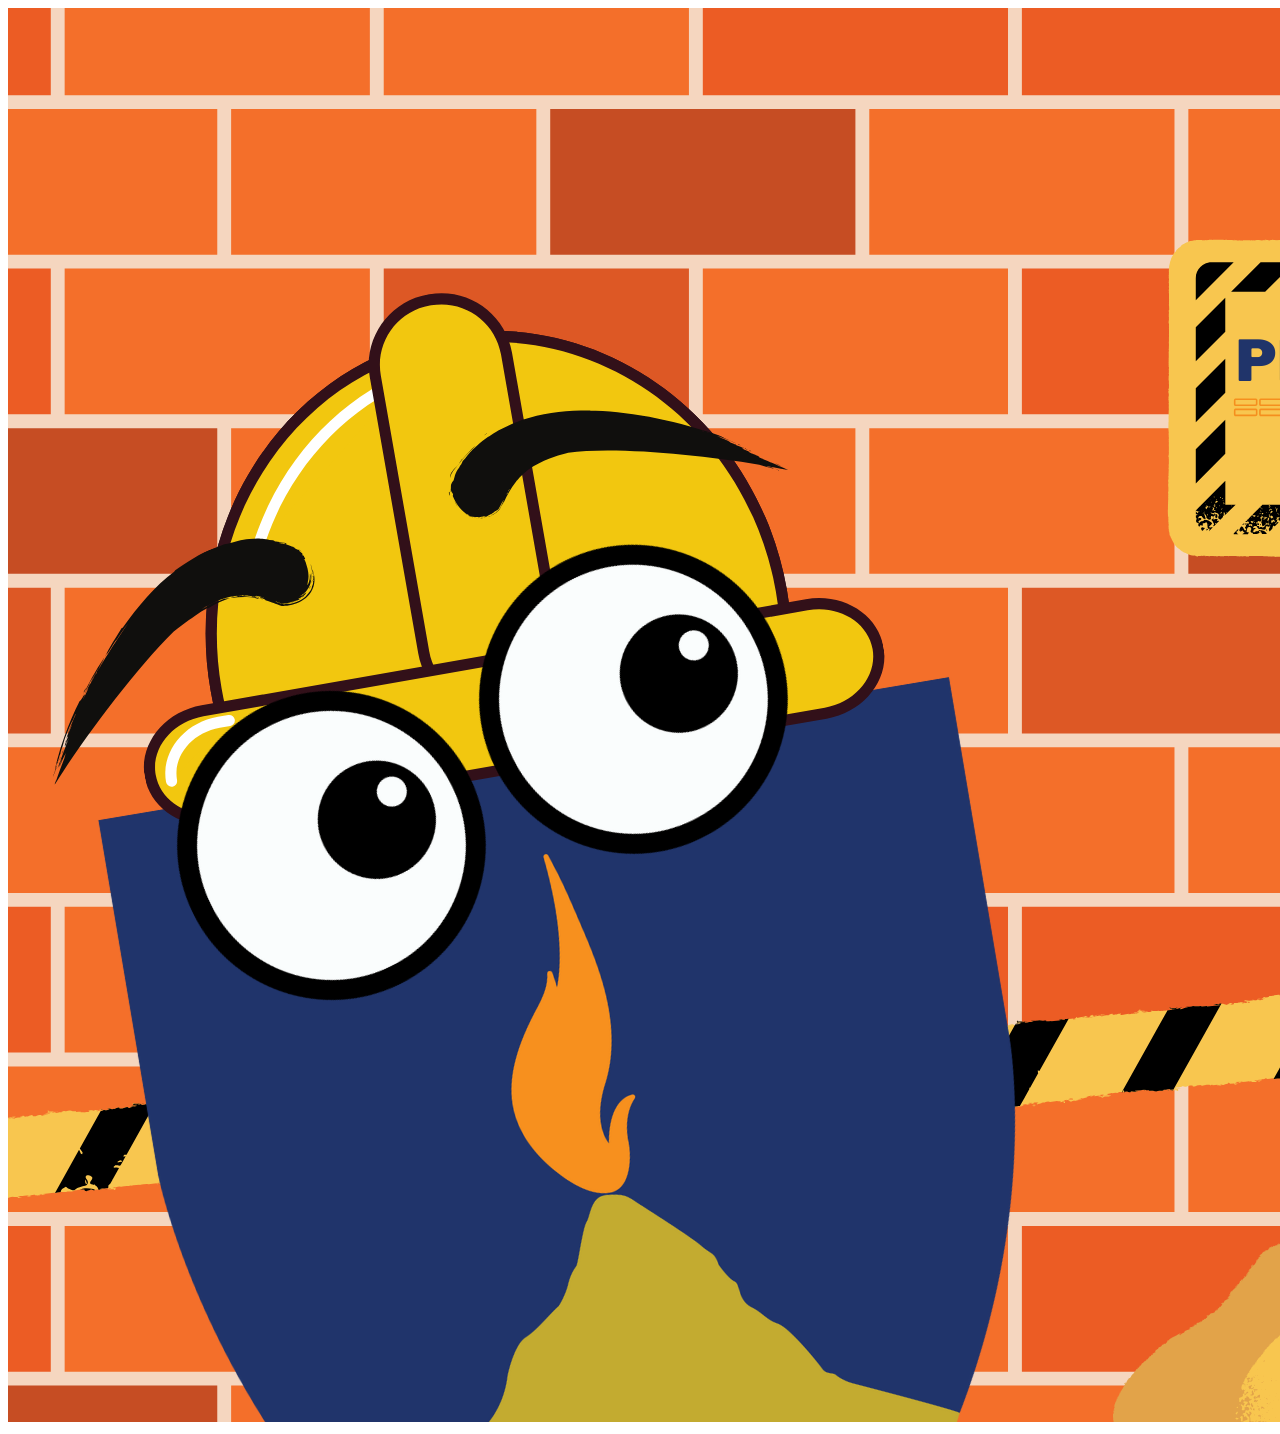
<file: prox.html>
<!DOCTYPE html>
<html lang="en">
<head>
    <meta charset="UTF-8">
    <meta name="viewport" content="width=device-width, initial-scale=1.0">
    <title>proximamente</title>
</head>
<body>
    <img src="assets/images/proximamente1.png" alt="PROXIMAMENTE" style="background-size: cover; background-position: center;">
</body>
</html>
</file>
